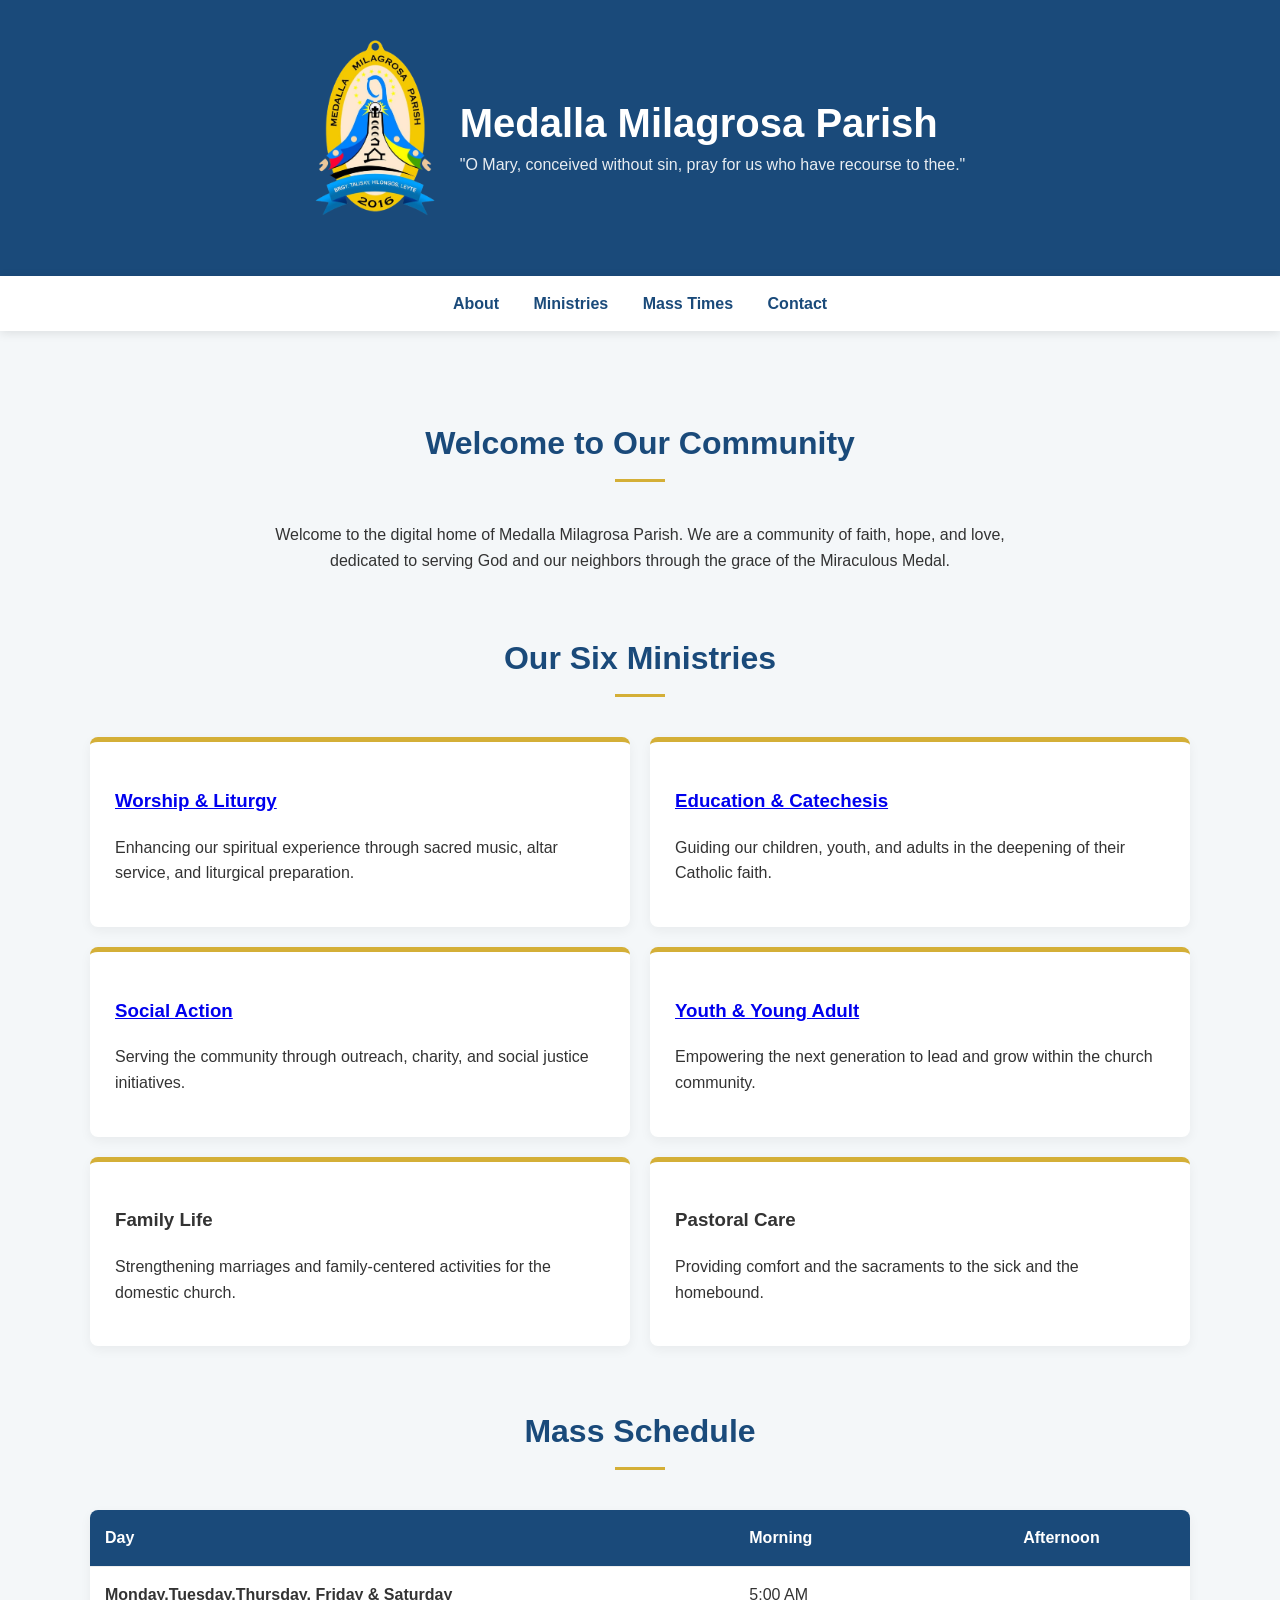
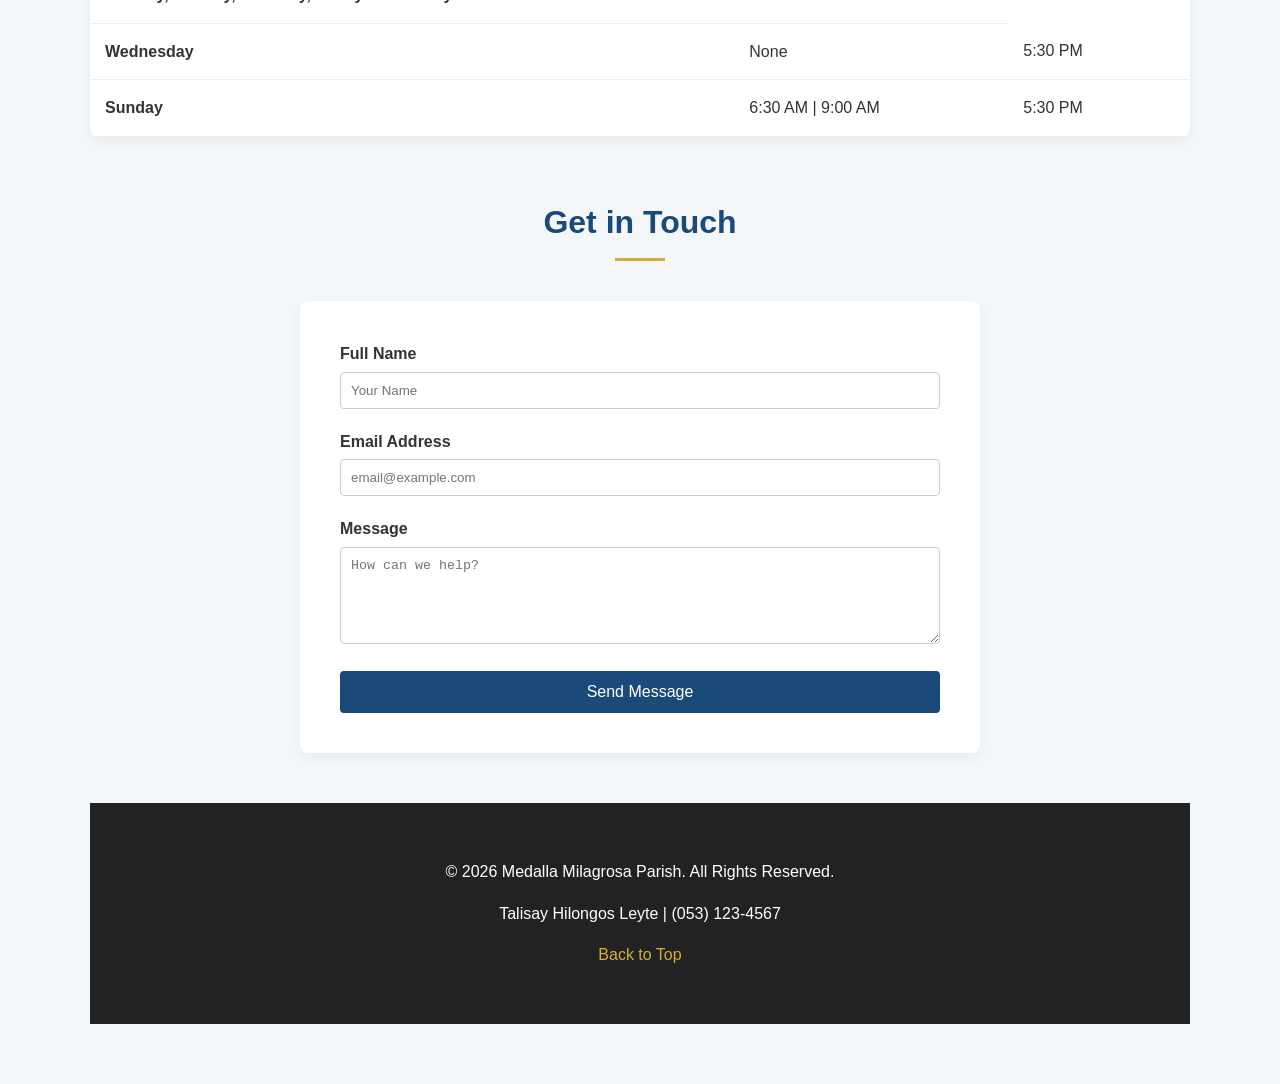
<file: index.html>
<!DOCTYPE html>
<html lang="en">
<head>
    <meta charset="UTF-8">
    <meta name="viewport" content="width=device-width, initial-scale=1.0">
    <title>Medalla Milagrosa Parish</title>
    <link rel="stylesheet" href="stylesheets/main.css">
</head>
<body>

    <header>
    <div class="header-content">
        <img src="images/logo.png" alt="Medalla Milagrosa Parish Logo" class="parish-logo">
        
        <div class="header-text">
            <h1>Medalla Milagrosa Parish</h1>
            <p>"O Mary, conceived without sin, pray for us who have recourse to thee."</p>
        </div>
    </div>
    </header>

    <nav>
        <a href="#about">About</a>
        <a href="#ministries">Ministries</a>
        <a href="#schedule">Mass Times</a>
        <a href="#contact">Contact</a>
    </nav>

    <main class="container">
        <section id="about" style="text-align: center; max-width: 800px; margin: auto;">
            <h2 class="section-title">Welcome to Our Community</h2>
            <p>Welcome to the digital home of Medalla Milagrosa Parish. We are a community of faith, hope, and love, dedicated to serving God and our neighbors through the grace of the Miraculous Medal.</p>
        </section>

        <section id="ministries" style="margin-top: 60px;">
            <h2 class="section-title">Our Six Ministries</h2>
            <div class="ministry-grid">
                <div class="card">
                    <h3><a href="#Worship">Worship & Liturgy</a></h3>
                    <p>Enhancing our spiritual experience through sacred music, altar service, and liturgical preparation.</p>
                </div>
                <div class="card">
                    <h3> <a href="educationMin.html">Education & Catechesis</a></h3>
                    <p>Guiding our children, youth, and adults in the deepening of their Catholic faith.</p>
                </div>
                <div class="card">
                    <h3><a href="#Services">Social Action</a></h3>
                    <p>Serving the community through outreach, charity, and social justice initiatives.</p>
                </div>
                <div class="card">
                    <h3><a href="#youth">Youth & Young Adult</a></h3>
                    <p>Empowering the next generation to lead and grow within the church community.</p>
                </div>
                <div class="card">
                    <h3>Family Life</h3>
                    <p>Strengthening marriages and family-centered activities for the domestic church.</p>
                </div>
                <div class="card">
                    <h3>Pastoral Care</h3>
                    <p>Providing comfort and the sacraments to the sick and the homebound.</p>
                </div>
            </div>
        </section>

        <section id="schedule" style="margin-top: 60px;">
            <h2 class="section-title">Mass Schedule</h2>
            <table class="schedule-table">
                <thead>
                    <tr>
                        <th>Day</th>
                        <th>Morning</th>
                        <th>Afternoon</th>
                    </tr>
                </thead>
                <tbody>
                    <tr>
                        <td><strong>Monday,Tuesday,Thursday, Friday & Saturday</strong></td>
                        <td>5:00 AM</td>
                    </tr>
                    <tr>
                        <td><strong>Wednesday</strong></td>
                        <td>None</td>
                        <td>5:30 PM</td>
                    </tr>
                    <tr>
                        <td><strong>Sunday</strong></td>
                        <td>6:30 AM | 9:00 AM </td>
                        <td>5:30 PM</td>
                    </tr>
                </tbody>
            </table>
        </section>

        <section id="contact" style="margin-top: 60px;">
            <h2 class="section-title">Get in Touch</h2>
            <div class="contact-container">
                <form action="#">
                    <div class="form-group">
                        <label>Full Name</label>
                        <input type="text" placeholder="Your Name" required>
                    </div>
                    <div class="form-group">
                        <label>Email Address</label>
                        <input type="email" placeholder="email@example.com" required>
                    </div>
                    <div class="form-group">
                        <label>Message</label>
                        <textarea rows="5" placeholder="How can we help?"></textarea>
                    </div>
                    <button type="submit" class="submit-btn">Send Message</button>
                </form>
            </div>
        </section>
    

    <footer>
        <p>&copy; 2026 Medalla Milagrosa Parish. All Rights Reserved.</p>
        <p>Talisay Hilongos Leyte | (053) 123-4567</p>
        <p><a href="#">Back to Top</a></p>
    </footer>

</body>
</html>
</file>
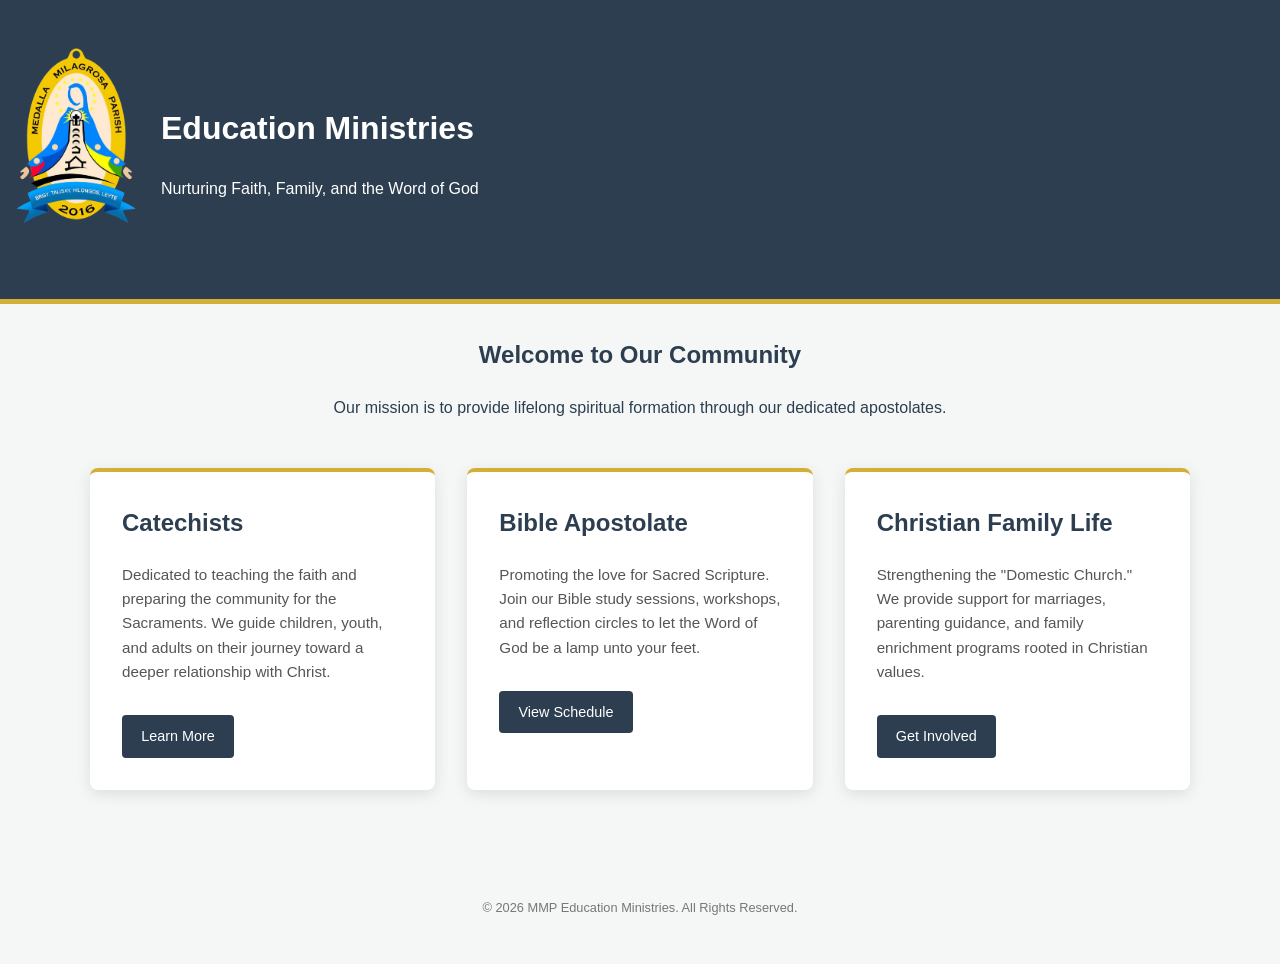
<file: educationMin.html>
<!DOCTYPE html>
<html lang="en">
<head>
    <meta charset="UTF-8">
    <meta name="viewport" content="width=device-width, initial-scale=1.0">
    <title>Education Ministries | Home</title>
    <link rel="stylesheet" href="stylesheets/educ.css">
</head>
<body>

    <header>
         <div class="header-content">
        <a href="index.html">
            <img src="images/logo.png" alt="Parish Logo" class="parish-logo">
        </a>
    
        <div class="header-text">
            <h1>Education Ministries</h1>
            <p>Nurturing Faith, Family, and the Word of God</p>
        </div>
        </div>   
    </header>

    <div class="container">
        <section class="intro">
            <h2>Welcome to Our Community</h2>
            <p>Our mission is to provide lifelong spiritual formation through our dedicated apostolates.</p>
        </section>

        <div class="ministry-grid">
            <div class="card">
                <h2>Catechists</h2>
                <p>Dedicated to teaching the faith and preparing the community for the Sacraments. We guide children, youth, and adults on their journey toward a deeper relationship with Christ.</p>
                <a href="#" class="btn">Learn More</a>
            </div>

            <div class="card">
                <h2>Bible Apostolate</h2>
                <p>Promoting the love for Sacred Scripture. Join our Bible study sessions, workshops, and reflection circles to let the Word of God be a lamp unto your feet.</p>
                <a href="#" class="btn">View Schedule</a>
            </div>

            <div class="card">
                <h2>Christian Family Life</h2>
                <p>Strengthening the "Domestic Church." We provide support for marriages, parenting guidance, and family enrichment programs rooted in Christian values.</p>
                <a href="#" class="btn">Get Involved</a>
            </div>
        </div>
    </div>

    <footer>
        <p>&copy; 2026 MMP Education Ministries. All Rights Reserved.</p>
    </footer>

</body>
</html>
</file>
<file: stylesheets/main.css>
/* General Styles */
body {
    font-family: 'Segoe UI', Tahoma, Geneva, Verdana, sans-serif;
    margin: 0;
    padding: 0;
    line-height: 1.6;
    color: #333;
    background-color: #f4f7f9;
    scroll-behavior: smooth;
}

/* Header Layout */
header {
    background-color: #1a4a7a;
    color: white;
    padding: 40px 20px;
    display: flex;
    justify-content: center; /* Centers the whole group */
}

.header-content {
    display: flex;
    align-items: center; /* Aligns logo and text vertically */
    gap: 25px;           /* Space between logo and text */
    max-width: 1100px;
    text-align: left;    /* Aligns text to the left now that it's side-by-side */
}

/* Logo Styling */
.parish-logo {
    width: 120px;
    height: auto;
    margin-bottom: 20px;
    /* This line "removes" white backgrounds */
    /*mix-blend-mode: multiply;*/ 
}

.header-text h1 {
    margin: 0;
    font-size: 2.5rem;
    line-height: 1.2;
}

.header-text p {
    margin: 5px 0 0 0;
    font-size: 1rem;
    opacity: 0.9;
}

/* Responsive: Stack them again on small phones */
@media (max-width: 600px) {
    .header-content {
        flex-direction: column;
        text-align: center;
    }
}

/* Navigation */
nav {
    background: #fff;
    padding: 15px;
    text-align: center;
    position: sticky;
    top: 0;
    box-shadow: 0 2px 10px rgba(0,0,0,0.1);
    z-index: 1000;
}

nav a {
    margin: 0 15px;
    text-decoration: none;
    color: #1a4a7a;
    font-weight: bold;
    transition: color 0.3s;
}

nav a:hover {
    color: #d4af37;
}

/* Container & Titles */
.container {
    max-width: 1100px;
    margin: auto;
    padding: 60px 20px;
}

.section-title {
    text-align: center;
    color: #1a4a7a;
    margin-bottom: 40px;
    font-size: 2rem;
    position: relative;
}

.section-title::after {
    content: '';
    display: block;
    width: 50px;
    height: 3px;
    background: #d4af37;
    margin: 10px auto;
}

/* Ministry Grid */
.ministry-grid {
    display: flex;
    flex-wrap: wrap;
    gap: 20px;
    justify-content: center;
}

.card {
    background: white;
    border-top: 5px solid #d4af37;
    border-radius: 8px;
    padding: 25px;
    flex: 1 1 calc(33.333% - 40px);
    min-width: 280px;
    box-shadow: 0 4px 12px rgba(0,0,0,0.05);
    transition: transform 0.3s ease;
}

.card:hover {
    transform: translateY(-8px);
}

/* Mass Schedule Table */
.schedule-table {
    width: 100%;
    border-collapse: collapse;
    background: white;
    border-radius: 8px;
    overflow: hidden;
    box-shadow: 0 4px 12px rgba(0,0,0,0.05);
}

.schedule-table th, .schedule-table td {
    padding: 15px;
    text-align: left;
    border-bottom: 1px solid #eee;
}

.schedule-table th {
    background-color: #1a4a7a;
    color: white;
}

.schedule-table tr:hover {
    background-color: #f9f9f9;
}

/* Contact Form */
.contact-container {
    background: white;
    padding: 40px;
    border-radius: 8px;
    box-shadow: 0 4px 12px rgba(0,0,0,0.05);
    max-width: 600px;
    margin: auto;
}

.form-group {
    margin-bottom: 20px;
}

.form-group label {
    display: block;
    margin-bottom: 5px;
    font-weight: bold;
}

.form-group input, .form-group textarea {
    width: 100%;
    padding: 10px;
    border: 1px solid #ccc;
    border-radius: 4px;
    box-sizing: border-box;
}

.submit-btn {
    background: #1a4a7a;
    color: white;
    border: none;
    padding: 12px 25px;
    border-radius: 4px;
    cursor: pointer;
    font-size: 1rem;
    width: 100%;
    transition: background 0.3s;
}

.submit-btn:hover {
    background: #d4af37;
}

/* Footer */
footer {
    background: #222;
    color: white;
    text-align: center;
    padding: 40px 20px;
    margin-top: 50px;
}

footer a {
    color: #d4af37;
    text-decoration: none;
}

/* Responsive */
@media (max-width: 768px) {
    .card { flex: 1 1 100%; }
    header h1 { font-size: 2rem; }
}
</file>
<file: stylesheets/educ.css>
/* style.css */

:root {
    --primary: #2c3e50;
    --accent: #d4af37; /* Gold tone */
    --light: #f4f7f6;
    --white: #ffffff;
}

body {
    font-family: 'Segoe UI', Tahoma, Geneva, Verdana, sans-serif;
    line-height: 1.6;
    margin: 0;
    background-color: var(--light);
    color: var(--primary);
}

header {
    background: var(--primary);
    color: var(--white);
    padding: 3rem 1rem;
    text-align: center;
    border-bottom: 5px solid var(--accent);
}

.header-content {
    display: flex;
    align-items: center; /* Aligns logo and text vertically */
    gap: 25px;           /* Space between logo and text */
    max-width: 1100px;
    text-align: left;    /* Aligns text to the left now that it's side-by-side */
}

/* Logo Styling */
.parish-logo {
    width: 120px;
    height: auto;
    margin-bottom: 20px;
    /* This line "removes" white backgrounds */
    /*mix-blend-mode: multiply;*/ 
}

.container {
    max-width: 1100px;
    margin: 2rem auto;
    padding: 0 1rem;
}

.intro {
    text-align: center;
    margin-bottom: 3rem;
}

/* Ministry Grid */
.ministry-grid {
    display: grid;
    grid-template-columns: repeat(auto-fit, minmax(300px, 1fr));
    gap: 2rem;
}

.card {
    background: var(--white);
    padding: 2rem;
    border-radius: 8px;
    box-shadow: 0 4px 15px rgba(0,0,0,0.1);
    transition: transform 0.3s ease;
    border-top: 4px solid var(--accent);
}

.card:hover {
    transform: translateY(-5px);
}

.card h2 {
    color: var(--primary);
    margin-top: 0;
}

.card p {
    font-size: 0.95rem;
    color: #555;
}

.btn {
    display: inline-block;
    margin-top: 1rem;
    padding: 0.6rem 1.2rem;
    background: var(--primary);
    color: white;
    text-decoration: none;
    border-radius: 4px;
    font-size: 0.9rem;
}

.btn:hover {
    background: #34495e;
}

footer {
    text-align: center;
    padding: 2rem;
    margin-top: 4rem;
    font-size: 0.8rem;
    color: #777;
}
</file>
